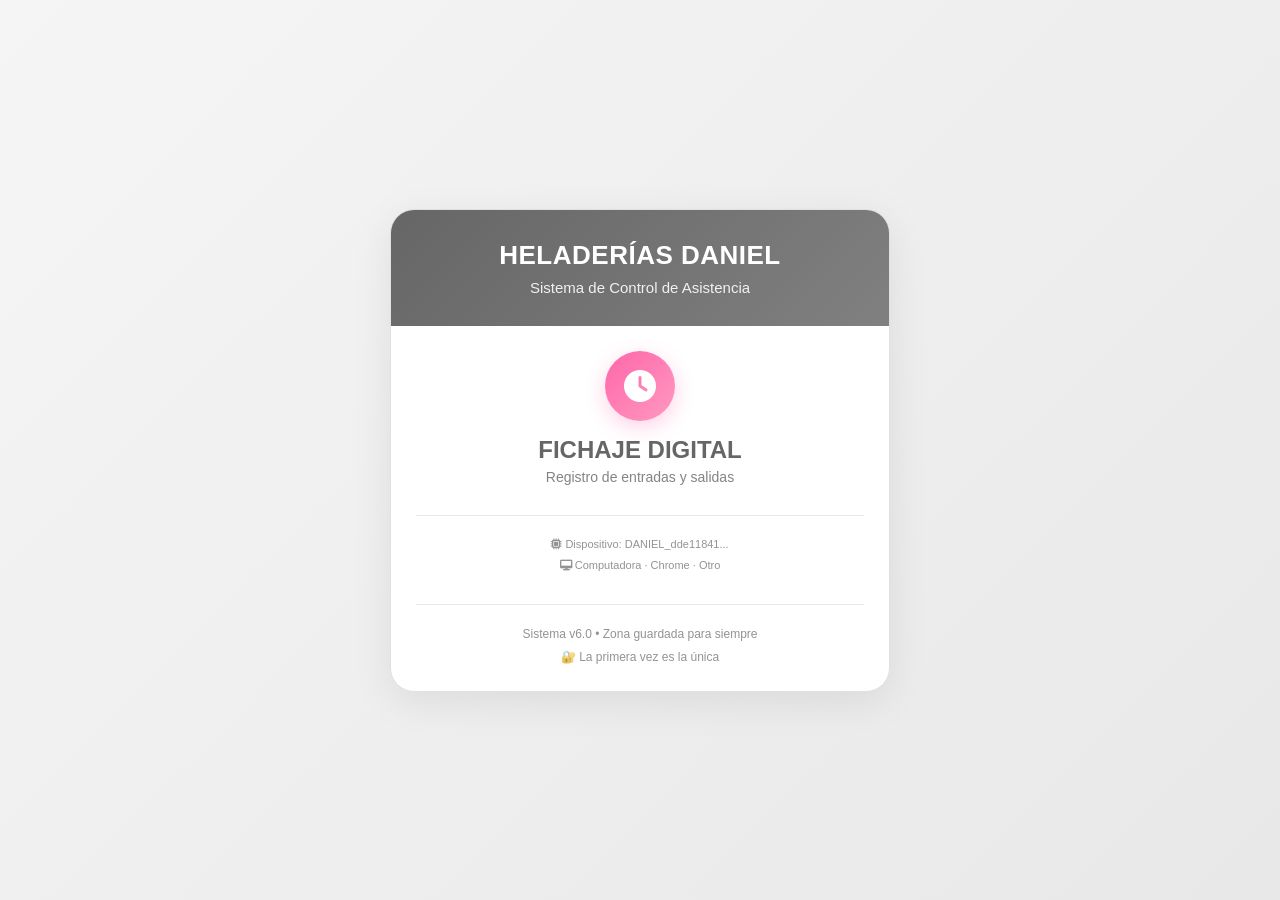
<file: index.html>
<!DOCTYPE html>
<html>
<head>
    <title>Sistema de Fichaje - Heladerías Daniel</title>
    <meta name="viewport" content="width=device-width, initial-scale=1, maximum-scale=1, user-scalable=yes">
    <link rel="stylesheet" href="https://cdnjs.cloudflare.com/ajax/libs/font-awesome/6.4.0/css/all.min.css">
    <link rel="stylesheet" href="css/estilo.css">
</head>
<body>
    <div class="container">
        <div class="header">
            <h1>HELADERÍAS DANIEL</h1>
            <p class="subtitle">Sistema de Control de Asistencia</p>
        </div>
        
        <div class="content">
            <div class="logo">
                <div class="logo-icon">
                    <i class="fas fa-clock"></i>
                </div>
                <h2>FICHAJE DIGITAL</h2>
                <p id="logo-subtitle">Registro de entradas y salidas</p>
            </div>
            
            <!-- Pantalla 1: Selección de zona -->
            <div id="screen-zonas" class="screen">
                <h3 class="screen-title">Seleccioná tu zona</h3>
                <div class="zonas-grid" id="zonas-container">
                    <div style="text-align: center; padding: 20px;">
                        <i class="fas fa-spinner fa-spin" style="font-size: 30px; color: var(--secondary);"></i>
                        <p style="margin-top: 15px;">Cargando zonas...</p>
                    </div>
                </div>
                <p style="text-align: center; color: #999; font-size: 13px; margin-top: 20px;">
                    Esta selección se guardará para siempre en este dispositivo.
                </p>
            </div>
            
            <!-- Pantalla 2: Ingresar clave -->
            <div id="screen-clave" class="screen">
                <div class="clave-box">
                    <i class="fas fa-lock"></i>
                    <h2>Clave de acceso</h2>
                    <div class="zona-seleccionada" id="zona-seleccionada-nombre">Zona Norte</div>
                    <p>Ingresá la clave para autorizar esta zona</p>
                    <div class="clave-input-container">
                        <i class="fas fa-key"></i>
                        <input type="password" id="clave-input" class="clave-input" placeholder="Clave de la zona">
                    </div>
                    <button class="action-btn" onclick="validarClaveZona()" id="btn-validar-clave">
                        <i class="fas fa-check-circle"></i> VALIDAR Y GUARDAR
                    </button>
                    <button class="action-btn back-btn" onclick="volverAZonas()">
                        <i class="fas fa-arrow-left"></i> CAMBIAR ZONA
                    </button>
                </div>
            </div>
            
            <!-- Pantalla 3: Registro de dispositivo -->
            <div id="screen-device-register" class="screen">
                <div class="clave-box" style="border-left-color: var(--danger);">
                    <i class="fas fa-microchip"></i>
                    <h2 style="color: #721c24;">Registro de dispositivo</h2>
                    <p>Es la primera vez que usás este dispositivo.<br>Ingresá la clave de registro general.</p>
                    <div style="font-family: monospace; background: white; padding: 15px; border-radius: 12px; border: 2px dashed var(--danger); text-align: center; margin: 15px 0; word-break: break-all;" id="deviceIdDisplay"></div>
                    <div class="clave-input-container">
                        <i class="fas fa-key"></i>
                        <input type="password" id="registro-clave" class="clave-input" placeholder="Clave de registro">
                    </div>
                    <button class="action-btn" onclick="registrarDispositivo()" id="btn-registrar" style="background: linear-gradient(to right, var(--danger), #dc3545);">
                        <i class="fas fa-check-circle"></i> REGISTRAR DISPOSITIVO
                    </button>
                    <button class="action-btn back-btn" onclick="recargarPagina()">
                        <i class="fas fa-redo-alt"></i> REINTENTAR
                    </button>
                </div>
            </div>
            
            <!-- Pantalla 4: Menú principal -->
            <div id="screen-home" class="screen">
                <div class="zona-badge">
                    <span id="zona-actual-label">Zona Norte</span>
                    <span style="margin-left: 10px; font-size: 12px; color: #666;">(guardada)</span>
                </div>
                
                <h3 class="screen-title">Seleccioná tu local</h3>
                
                <div class="locales-grid" id="locales-container"></div>
                
                <div class="salida-section">
                    <button class="local-btn salida-btn" onclick="selectSalida()" id="btn-salida">
                        <div class="icon">
                            <i class="fas fa-sign-out-alt"></i>
                        </div>
                        <div class="local-info">
                            <div class="local-name">REGISTRAR SALIDA</div>
                            <div class="local-type">Desde cualquier lugar</div>
                        </div>
                    </button>
                </div>
            </div>
            
            <!-- Pantalla 5: Ingreso de DNI -->
            <div id="screen-dni" class="screen">
                <div class="local-info-card" id="local-info">
                    <h3>Fichaje de <span id="fichaje-type">ENTRADA</span></h3>
                    <div class="local-name" id="current-local">LACROZE</div>
                    <div class="fichaje-type" id="type-badge">ENTRADA</div>
                </div>
                
                <div class="input-group">
                    <label class="dni-label" for="dni-input">Ingresá tu número de DNI</label>
                    <div class="dni-input-container">
                        <i class="fas fa-id-card"></i>
                        <input type="number" id="dni-input" class="dni-input" placeholder="Ej: 35286339" inputmode="numeric">
                    </div>
                </div>
                
                <button class="action-btn" id="submit-btn" onclick="submitFichaje()">
                    <i class="fas fa-check-circle"></i> CONFIRMAR FICHAJE
                </button>
                
                <button class="action-btn back-btn" onclick="goBack()">
                    <i class="fas fa-arrow-left"></i> VOLVER ATRÁS
                </button>
            </div>
            
            <div id="message" class="message"></div>
            
            <div class="device-info" id="device-info">
                <div style="margin-bottom: 5px;">
                    <i class="fas fa-microchip"></i> Dispositivo: <span id="device-id-short">Verificando...</span>
                </div>
                <div id="device-details"></div>
            </div>
            
            <div class="footer">
                <p>Sistema v6.0 • Zona guardada para siempre</p>
                <p>🔐 La primera vez es la única</p>
            </div>
        </div>
    </div>
    
    <!-- 🔥 TODOS LOS JS AL FINAL (orden IMPORTANTE) -->
    <script src="js/config.js"></script>
    <script src="js/device.js"></script>
    <script src="js/api.js"></script>
    <script src="js/ui.js"></script>
    <script src="js/app.js"></script>
</body>
</html>
</file>
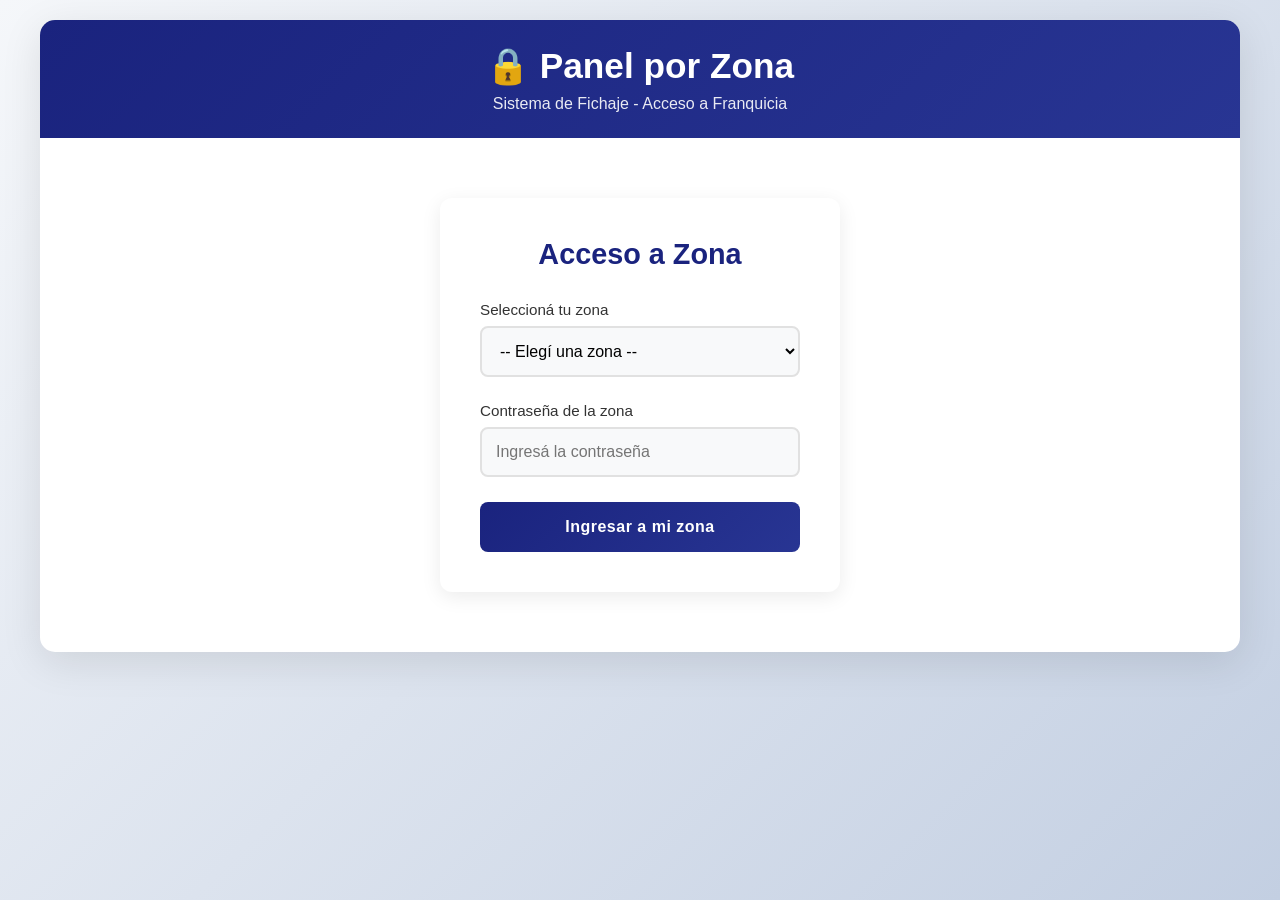
<file: admin/index.html>
<!DOCTYPE html>
<html lang="es">
<head>
    <meta charset="UTF-8">
    <meta name="viewport" content="width=device-width, initial-scale=1.0">
    <title>Panel por Zona - Heladerías Daniel</title>
    
    <!-- Font Awesome -->
    <link rel="stylesheet" href="https://cdnjs.cloudflare.com/ajax/libs/font-awesome/6.4.0/css/all.min.css">
    
    <!-- CSS -->
    <link rel="stylesheet" href="css/admin.css">
</head>
<body>
    <div class="container">
        <!-- HEADER -->
        <div class="header">
            <h1>🔒 Panel por Zona</h1>
            <div class="subtitle" id="header-subtitle">Sistema de Fichaje - Acceso a Franquicia</div>
            <button class="logout-btn" onclick="adminAuth.logout()">Cerrar Sesión</button>
        </div>
        
        <!-- SECCIÓN DE LOGIN -->
        <div class="login-section" id="loginSection">
            <h2>Acceso a Zona</h2>
            
            <!-- SELECTOR DE ZONA -->
            <div class="input-group">
                <label for="zonaSelect">Seleccioná tu zona</label>
                <select id="zonaSelect" onchange="adminZona.actualizarInfoZona()">
                    <option value="">-- Elegí una zona --</option>
                    <option value="zona1">Zona Norte</option>
                    <option value="zona2">Zona Sur</option>
                    <option value="zona3">Zona Oeste</option>
                </select>
            </div>
            
            <!-- INFO DE LA ZONA -->
            <div id="zonaInfo" style="background: #f8f9ff; padding: 15px; border-radius: 8px; margin-bottom: 25px; display: none;">
                <div style="display: flex; align-items: center; gap: 10px;">
                    <i class="fas fa-store" style="color: #1a237e; font-size: 24px;"></i>
                    <div style="text-align: left;">
                        <strong id="zonaInfoNombre">Zona Norte</strong><br>
                        <span id="zonaInfoLocales" style="font-size: 13px; color: #666;">Cargando...</span>
                    </div>
                </div>
            </div>
            
            <!-- CAMPO DE CONTRASEÑA -->
            <div class="input-group">
                <label for="password">Contraseña de la zona</label>
                <input type="password" id="password" placeholder="Ingresá la contraseña" autocomplete="off">
            </div>
            
            <button class="btn" onclick="adminAuth.loginZona()" id="loginBtn">Ingresar a mi zona</button>
            
            <!-- ZONA GUARDADA -->
            <div id="zonaGuardadaInfo" style="margin-top: 20px; padding: 15px; background: #e8eaf6; border-radius: 8px; display: none;">
                <div style="display: flex; align-items: center; gap: 10px;">
                    <i class="fas fa-check-circle" style="color: #1a237e;"></i>
                    <span>Ya tenés una sesión activa. Hacé <a href="#" onclick="adminAuth.usarZonaGuardada()" style="color: #1a237e; font-weight: bold;">clic acá</a> para continuar.</span>
                </div>
            </div>
            
            <div class="alert error" id="loginError" style="display: none;"></div>
        </div>
        
        <!-- SECCIÓN DE ADMIN -->
        <div class="admin-section" id="adminSection">
            <!-- BADGE DE ZONA ACTIVA -->
            <div class="zona-badge" id="zonaBadge">
                <div class="zona-info">
                    <div class="zona-icon" id="zonaIcon">
                        <i class="fas fa-store"></i>
                    </div>
                    <div class="zona-text">
                        <h3 id="zonaNombre">Zona Norte</h3>
                        <p id="zonaDetalle">Cargando información...</p>
                    </div>
                </div>
                <div style="color: #666; font-size: 14px;">
                    <i class="fas fa-calendar"></i> <span id="fechaHoy"></span>
                </div>
            </div>
            
            <!-- MENSAJES -->
            <div class="alert success" id="successAlert" style="display: none;"></div>
            <div class="alert error" id="errorAlert" style="display: none;"></div>
            <div class="alert warning" id="warningAlert" style="display: none;"></div>
            
            <!-- LOADING -->
            <div class="loading" id="loading">
                <div class="spinner"></div>
                <p>Cargando datos de la zona...</p>
            </div>
            
            <!-- LISTA DE EMPLEADOS -->
            <h2 style="margin-bottom: 20px; color: #1a237e;">Empleados de <span id="zonaEmpleadosTitulo"></span></h2>
            <div class="empleados-container" id="empleadosContainer"></div>
            
            <!-- FORMULARIO DE ACCIÓN -->
            <div class="accion-form" id="accionForm" style="display: none;">
                <h3>📝 Registro Manual</h3>
                <div id="empleadoSeleccionado" style="margin-bottom: 20px; padding: 15px; background: white; border-radius: 8px; border: 1px solid #e1e1e1;"></div>
                
                <!-- BOTONES DE ACCIÓN -->
                <div class="accion-buttons">
                    <button class="accion-btn entrada" onclick="adminFichaje.seleccionarAccion('entrada')">
                        📥 Agregar Entrada
                    </button>
                    <button class="accion-btn salida" onclick="adminFichaje.seleccionarAccion('salida')">
                        📤 Agregar Salida
                    </button>
                </div>
                
                <!-- FORMULARIO DINÁMICO -->
                <div id="formularioDinamico"></div>
                
                <div style="text-align: center; margin-top: 20px;">
                    <button class="btn" onclick="adminFichaje.registrarAccionManual()" id="registrarBtn">
                        Registrar
                    </button>
                    <button class="btn secondary" onclick="adminFichaje.cancelarAccion()" style="margin-top: 10px;">
                        Cancelar
                    </button>
                </div>
                
                <div class="auditoria-info" id="auditoriaInfo" style="margin-top: 25px; display: none;">
                    <strong>📋 Información de Auditoría:</strong>
                    <div>Fecha y hora: <span id="fechaRegistro"></span></div>
                    <div>Realizado por: <span id="adminZona"></span></div>
                    <div>Zona: <span id="auditoriaZona"></span></div>
                    <div>Acción: <span id="tipoAccion"></span></div>
                </div>
            </div>
        </div>
    </div>

    <!-- JS - ORDEN IMPORTANTE -->
    <script src="js/admin.config.js"></script>
    <script src="js/admin.ui.js"></script>
    <script src="js/admin.zona.js"></script>
    <script src="js/admin.auth.js"></script>
    <script src="js/admin.empleados.js"></script>
    <script src="js/admin.fichaje.js"></script>
    <script src="js/admin.historial.js"></script>
    
    <!-- INICIALIZACIÓN -->
    <script>
        document.addEventListener('DOMContentLoaded', function() {
            adminAuth.inicializar();
        });
    </script>
</body>
</html>
</file>
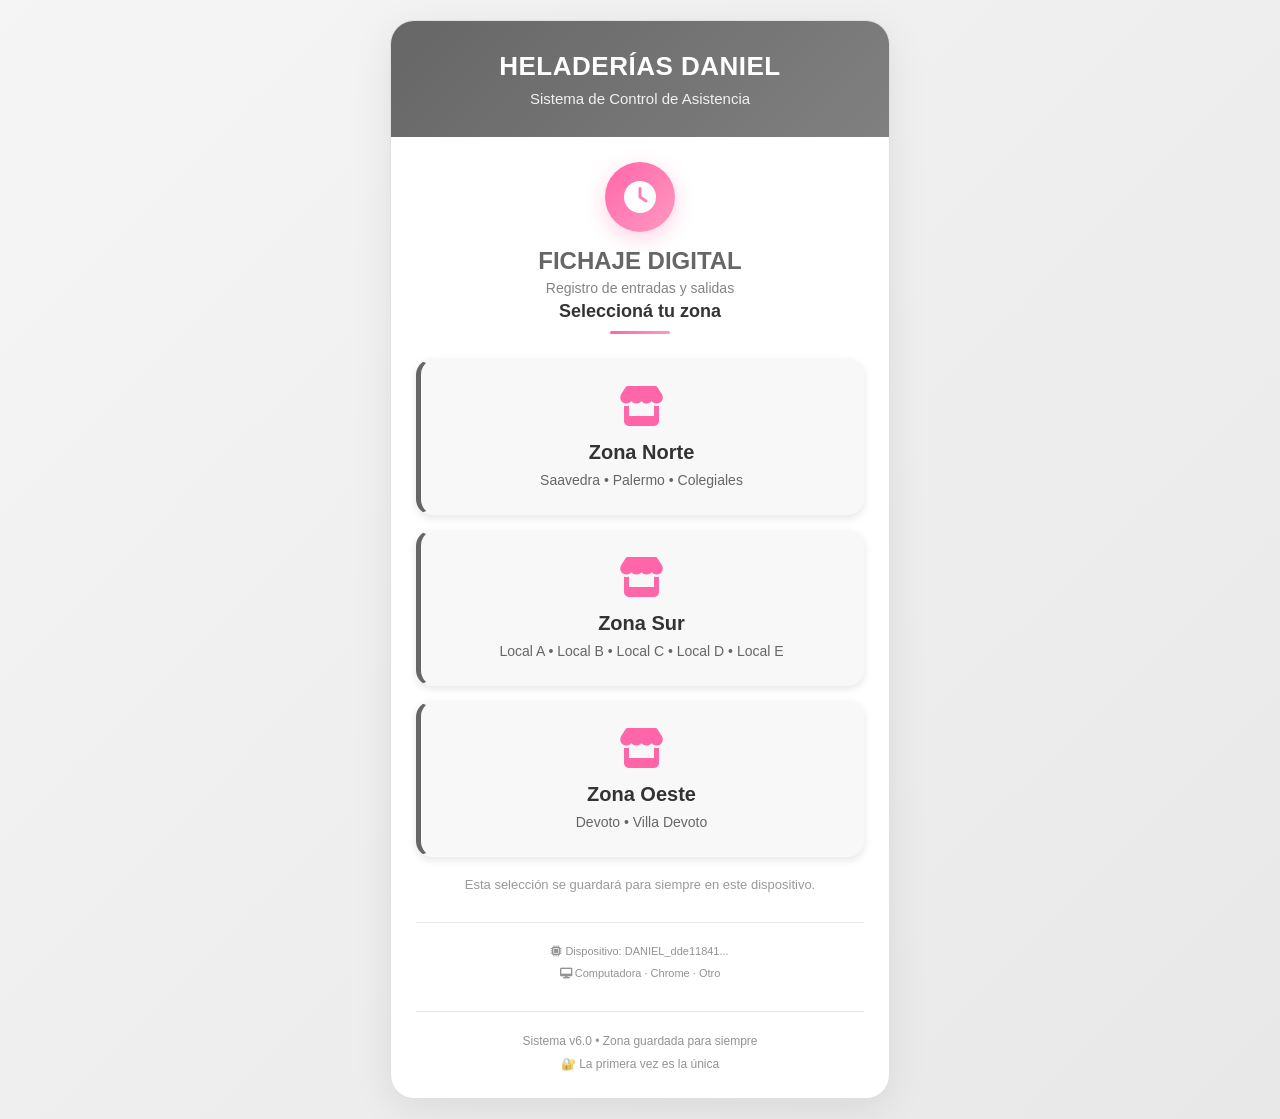
<file: aaaaaa.html>
<!DOCTYPE html>
<html>
<head>
    <title>Sistema de Fichaje - Heladerías Daniel</title>
    <meta name="viewport" content="width=device-width, initial-scale=1, maximum-scale=1, user-scalable=yes">
    <link rel="stylesheet" href="https://cdnjs.cloudflare.com/ajax/libs/font-awesome/6.4.0/css/all.min.css">
    <style>
        /* ============================================
           TU MISMO CSS ORIGINAL - SIN CAMBIOS
           ============================================ */
        :root {
            --primary: #666666;      
            --secondary: #FF66A8;   
            --secondary-light: #FF99C2; 
            --accent: #FF3366;      
            --light: #FFFFFF;        
            --light-gray: #F8F8F8;   
            --medium-gray: #E0E0E0;  
            --dark: #333333;        
            --success: #4CAF50;      
            --warning: #FF9800;      
            --danger: #FF5252;       
            --shadow: rgba(0, 0, 0, 0.1);
        }
        
        * {
            margin: 0;
            padding: 0;
            box-sizing: border-box;
        }
        
        body {
            font-family: 'Segoe UI', Tahoma, Geneva, Verdana, sans-serif;
            background: linear-gradient(135deg, #f5f5f5 0%, #e8e8e8 100%);
            min-height: 100vh;
            padding: 20px;
            display: flex;
            justify-content: center;
            align-items: center;
        }
        
        .container {
            width: 100%;
            max-width: 500px;
            background: var(--light);
            border-radius: 24px;
            box-shadow: 0 10px 40px rgba(0, 0, 0, 0.08);
            overflow: hidden;
            border: 1px solid var(--medium-gray);
        }
        
        .header {
            background: linear-gradient(135deg, var(--primary) 0%, #808080 100%);
            color: white;
            padding: 30px 25px;
            text-align: center;
            position: relative;
        }
        
        .header h1 {
            font-size: 26px;
            margin-bottom: 8px;
            font-weight: 700;
            letter-spacing: 0.5px;
        }
        
        .header .subtitle {
            font-size: 15px;
            opacity: 0.9;
            font-weight: 300;
        }
        
        .content {
            padding: 0 25px 25px;
        }
        
        .logo {
            text-align: center;
            padding: 25px 25px 0;
            margin-bottom: 5px;
        }
        
        .logo-icon {
            background: linear-gradient(135deg, var(--secondary) 0%, var(--secondary-light) 100%);
            width: 70px;
            height: 70px;
            border-radius: 50%;
            display: flex;
            align-items: center;
            justify-content: center;
            margin: 0 auto 15px;
            box-shadow: 0 6px 20px rgba(255, 102, 168, 0.3);
        }
        
        .logo-icon i {
            font-size: 32px;
            color: white;
        }
        
        .logo h2 {
            color: var(--primary);
            font-size: 24px;
            margin-bottom: 5px;
            font-weight: 700;
        }
        
        .logo p {
            color: var(--primary);
            font-size: 14px;
            font-weight: 400;
            opacity: 0.8;
        }
        
        .screen {
            display: none;
        }
        
        .screen.active {
            display: block;
            animation: fadeIn 0.4s ease-out;
        }
        
        @keyframes fadeIn {
            from { opacity: 0; transform: translateY(10px); }
            to { opacity: 1; transform: translateY(0); }
        }
        
        .screen-title {
            text-align: center;
            margin-bottom: 25px;
            color: var(--dark);
            font-size: 18px;
            font-weight: 600;
            position: relative;
            padding-bottom: 12px;
        }
        
        .screen-title::after {
            content: "";
            position: absolute;
            bottom: 0;
            left: 50%;
            transform: translateX(-50%);
            width: 60px;
            height: 3px;
            background: linear-gradient(to right, var(--secondary), var(--secondary-light));
            border-radius: 2px;
        }
        
        /* ============================================
           PANTALLA DE SELECCIÓN DE ZONA (PRIMERA VEZ)
           ============================================ */
        .zonas-grid {
            display: grid;
            grid-template-columns: 1fr;
            gap: 15px;
            margin: 20px 0;
        }
        
        .zona-card {
            background: var(--light-gray);
            border-radius: 16px;
            padding: 25px 20px;
            text-align: center;
            cursor: pointer;
            transition: all 0.3s ease;
            border: 2px solid transparent;
            border-left: 5px solid var(--primary);
            box-shadow: 0 3px 8px var(--shadow);
        }
        
        .zona-card:hover {
            transform: translateY(-3px);
            box-shadow: 0 8px 20px rgba(0,0,0,0.12);
            background: white;
            border-color: var(--secondary-light);
        }
        
        .zona-card i {
            font-size: 40px;
            color: var(--secondary);
            margin-bottom: 15px;
        }
        
        .zona-card h3 {
            font-size: 20px;
            color: var(--dark);
            margin-bottom: 8px;
            font-weight: 700;
        }
        
        .zona-card p {
            color: var(--primary);
            font-size: 14px;
        }
        
        /* ============================================
           PANTALLA DE CLAVE (PRIMERA VEZ)
           ============================================ */
        .clave-box {
            background: linear-gradient(135deg, rgba(255, 152, 0, 0.05) 0%, rgba(255, 193, 7, 0.03) 100%);
            border-radius: 16px;
            padding: 30px 25px;
            margin: 20px 0;
            border-left: 5px solid var(--warning);
            text-align: center;
        }
        
        .clave-box i {
            font-size: 50px;
            color: var(--warning);
            margin-bottom: 15px;
        }
        
        .clave-box h2 {
            color: #856404;
            margin-bottom: 10px;
            font-size: 22px;
        }
        
        .clave-box p {
            color: #666;
            margin-bottom: 25px;
        }
        
        .zona-seleccionada {
            font-size: 24px;
            font-weight: 700;
            color: var(--warning);
            margin-bottom: 20px;
        }
        
        .clave-input-container {
            position: relative;
            margin: 20px 0;
        }
        
        .clave-input {
            width: 100%;
            padding: 18px 18px 18px 55px;
            font-size: 17px;
            border: 2px solid var(--medium-gray);
            border-radius: 14px;
            transition: all 0.3s;
            background: var(--light-gray);
            color: var(--dark);
        }
        
        .clave-input:focus {
            outline: none;
            border-color: var(--warning);
            box-shadow: 0 0 0 3px rgba(255, 152, 0, 0.2);
            background: white;
        }
        
        .clave-input-container i {
            position: absolute;
            left: 20px;
            top: 50%;
            transform: translateY(-50%);
            color: var(--warning);
            font-size: 20px;
        }
        
        /* ============================================
           PANTALLA PRINCIPAL (LOCALES)
           ============================================ */
        .zona-badge {
            background: rgba(102,102,102,0.05);
            padding: 15px;
            border-radius: 12px;
            margin-bottom: 20px;
            text-align: center;
            border-left: 5px solid var(--secondary);
        }
        
        .zona-badge span {
            font-weight: 700;
            color: var(--secondary);
        }
        
        .locales-grid {
            display: grid;
            grid-template-columns: 1fr;
            gap: 12px;
            margin-bottom: 30px;
        }
        
        .local-btn {
            width: 100%;
            padding: 18px;
            border: none;
            border-radius: 14px;
            background: var(--light-gray);
            color: var(--dark);
            font-size: 16px;
            font-weight: 600;
            cursor: pointer;
            transition: all 0.3s ease;
            display: flex;
            align-items: center;
            justify-content: flex-start;
            position: relative;
            overflow: hidden;
            box-shadow: 0 3px 8px var(--shadow);
            border-left: 5px solid var(--primary);
        }
        
        .local-btn:hover:not(:disabled) {
            background: white;
            transform: translateY(-3px);
            box-shadow: 0 6px 15px rgba(0, 0, 0, 0.12);
        }
        
        .local-btn .icon {
            background: rgba(102, 102, 102, 0.1);
            width: 45px;
            height: 45px;
            border-radius: 10px;
            display: flex;
            align-items: center;
            justify-content: center;
            margin-right: 15px;
            font-size: 20px;
            color: var(--primary);
            flex-shrink: 0;
        }
        
        .local-btn .local-info {
            text-align: left;
        }
        
        .local-btn .local-name {
            font-size: 17px;
            font-weight: 700;
            margin-bottom: 3px;
            color: var(--dark);
        }
        
        .local-btn .local-type {
            font-size: 12px;
            color: var(--primary);
            font-weight: 400;
        }
        
        .salida-section {
            margin-top: 30px;
            padding-top: 25px;
            border-top: 1px solid var(--medium-gray);
            position: relative;
        }
        
        .salida-section::before {
            content: "SALIDA";
            position: absolute;
            top: -12px;
            left: 50%;
            transform: translateX(-50%);
            background: var(--light);
            padding: 0 15px;
            color: var(--accent);
            font-size: 13px;
            font-weight: 700;
            letter-spacing: 1px;
        }
        
        .salida-btn {
            border-left: 5px solid var(--accent);
            background: linear-gradient(to right, rgba(255, 51, 102, 0.05), rgba(255, 51, 102, 0.02));
        }
        
        .salida-btn .icon {
            background: rgba(255, 51, 102, 0.15);
            color: var(--accent);
        }
        
        .salida-btn .local-name {
            color: var(--accent);
        }
        
        .salida-btn:hover:not(:disabled) {
            background: linear-gradient(to right, rgba(255, 51, 102, 0.1), rgba(255, 51, 102, 0.05));
        }
        
        /* ============================================
           PANTALLA DE DNI
           ============================================ */
        .local-info-card {
            background: linear-gradient(135deg, rgba(102, 102, 102, 0.05) 0%, rgba(255, 102, 168, 0.03) 100%);
            padding: 20px;
            border-radius: 14px;
            text-align: center;
            margin-bottom: 25px;
            border: 1px solid var(--medium-gray);
            position: relative;
            overflow: hidden;
            border-left: 5px solid var(--primary);
        }
        
        .local-info-card.salida {
            background: linear-gradient(135deg, rgba(255, 51, 102, 0.05) 0%, rgba(255, 102, 168, 0.03) 100%);
            border-left-color: var(--accent);
        }
        
        .local-info-card h3 {
            font-size: 18px;
            margin-bottom: 5px;
            color: var(--dark);
        }
        
        .local-info-card .local-name {
            font-size: 22px;
            font-weight: 700;
            color: var(--primary);
            margin-bottom: 5px;
        }
        
        .local-info-card.salida .local-name {
            color: var(--accent);
        }
        
        .local-info-card .fichaje-type {
            display: inline-block;
            padding: 5px 15px;
            background: var(--primary);
            color: white;
            border-radius: 20px;
            font-size: 13px;
            font-weight: 600;
            margin-top: 5px;
            letter-spacing: 0.5px;
        }
        
        .local-info-card.salida .fichaje-type {
            background: var(--accent);
        }
        
        .input-group {
            margin: 25px 0;
        }
        
        .dni-label {
            display: block;
            margin-bottom: 10px;
            font-weight: 600;
            color: var(--dark);
            font-size: 15px;
            text-align: center;
        }
        
        .dni-input-container {
            position: relative;
        }
        
        .dni-input {
            width: 100%;
            padding: 18px 18px 18px 55px;
            font-size: 17px;
            border: 2px solid var(--medium-gray);
            border-radius: 14px;
            text-align: center;
            transition: all 0.3s;
            font-weight: 500;
            background: var(--light-gray);
            color: var(--dark);
        }
        
        .dni-input:focus {
            outline: none;
            border-color: var(--secondary);
            box-shadow: 0 0 0 3px rgba(255, 102, 168, 0.2);
            background: white;
        }
        
        .dni-input-container i {
            position: absolute;
            left: 20px;
            top: 50%;
            transform: translateY(-50%);
            color: var(--secondary);
            font-size: 20px;
        }
        
        /* ============================================
           BOTONES
           ============================================ */
        .action-btn {
            width: 100%;
            padding: 17px;
            border: none;
            border-radius: 14px;
            background: linear-gradient(to right, var(--primary), #808080);
            color: white;
            font-size: 16px;
            font-weight: 600;
            cursor: pointer;
            transition: all 0.3s ease;
            margin-top: 10px;
            display: flex;
            align-items: center;
            justify-content: center;
            box-shadow: 0 4px 12px rgba(102, 102, 102, 0.25);
        }
        
        .action-btn:hover:not(:disabled) {
            transform: translateY(-3px);
            box-shadow: 0 8px 20px rgba(102, 102, 102, 0.35);
            background: linear-gradient(to right, #555555, #707070);
        }
        
        .action-btn:disabled {
            background: #cccccc;
            cursor: not-allowed;
            transform: none;
            box-shadow: none;
        }
        
        .action-btn i {
            margin-right: 10px;
            font-size: 17px;
        }
        
        .back-btn {
            background: linear-gradient(to right, #999999, #aaaaaa);
            box-shadow: 0 4px 12px rgba(153, 153, 153, 0.25);
            margin-top: 15px;
        }
        
        .reset-btn {
            background: linear-gradient(to right, #dc3545, #c82333);
            margin-top: 20px;
        }
        
        /* ============================================
           MENSAJES
           ============================================ */
        .message {
            padding: 18px;
            margin: 20px 0;
            border-radius: 14px;
            text-align: center;
            font-size: 15px;
            display: none;
            line-height: 1.5;
            border-left: 5px solid transparent;
        }
        
        .message.success {
            background: rgba(76, 175, 80, 0.1);
            color: #1b5e20;
            border-left-color: var(--success);
            display: block;
        }
        
        .message.error {
            background: rgba(255, 82, 82, 0.1);
            color: #b71c1c;
            border-left-color: var(--danger);
            display: block;
        }
        
        .message.warning {
            background: rgba(255, 152, 0, 0.1);
            color: #856404;
            border-left-color: var(--warning);
            display: block;
        }
        
        .message.loading {
            background: rgba(255, 152, 0, 0.1);
            color: #e65100;
            border-left-color: var(--warning);
            display: block;
        }
        
        /* ============================================
           FOOTER
           ============================================ */
        .device-info {
            text-align: center;
            margin-top: 30px;
            padding-top: 20px;
            border-top: 1px solid var(--medium-gray);
            color: var(--primary);
            font-size: 11px;
            line-height: 1.5;
            opacity: 0.7;
            word-break: break-all;
        }
        
        .footer {
            text-align: center;
            margin-top: 30px;
            padding-top: 20px;
            border-top: 1px solid var(--medium-gray);
            color: var(--primary);
            font-size: 12px;
            line-height: 1.5;
            opacity: 0.7;
        }
        
        .footer p:first-child {
            margin-bottom: 5px;
        }
        
        /* ============================================
           RESPONSIVE
           ============================================ */
        @media (max-width: 600px) {
            .container {
                border-radius: 20px;
            }
            
            .header {
                padding: 25px 20px;
            }
            
            .header h1 {
                font-size: 22px;
            }
            
            .logo {
                padding: 20px 20px 0;
            }
            
            .content {
                padding: 0 20px 20px;
            }
            
            .local-btn {
                padding: 16px;
            }
            
            .dni-input,
            .clave-input {
                padding: 16px 16px 16px 50px;
                font-size: 16px;
            }
            
            .action-btn {
                padding: 16px;
            }
        }
        
        @media (max-width: 400px) {
            body {
                padding: 15px;
            }
            
            .header h1 {
                font-size: 20px;
            }
            
            .logo h2 {
                font-size: 22px;
            }
            
            .local-btn .local-name {
                font-size: 16px;
            }
        }
    </style>
</head>
<body>
    <div class="container">
        <div class="header">
            <h1>HELADERÍAS DANIEL</h1>
            <p class="subtitle">Sistema de Control de Asistencia</p>
        </div>
        
        <div class="content">
            <div class="logo">
                <div class="logo-icon">
                    <i class="fas fa-clock"></i>
                </div>
                <h2>FICHAJE DIGITAL</h2>
                <p id="logo-subtitle">Registro de entradas y salidas</p>
            </div>
            
            <!-- ======================================== -->
            <!-- PANTALLA 1: SELECCIÓN DE ZONA (PRIMERA VEZ) -->
            <!-- ======================================== -->
            <div id="screen-zonas" class="screen">
                <h3 class="screen-title">Seleccioná tu zona</h3>
                <div class="zonas-grid" id="zonas-container">
                    <!-- Se carga dinámicamente -->
                    <div style="text-align: center; padding: 20px;">
                        <i class="fas fa-spinner fa-spin" style="font-size: 30px; color: var(--secondary);"></i>
                        <p style="margin-top: 15px;">Cargando zonas...</p>
                    </div>
                </div>
                <p style="text-align: center; color: #999; font-size: 13px; margin-top: 20px;">
                    Esta selección se guardará para siempre en este dispositivo.
                </p>
            </div>
            
            <!-- ======================================== -->
            <!-- PANTALLA 2: INGRESAR CLAVE (PRIMERA VEZ) -->
            <!-- ======================================== -->
            <div id="screen-clave" class="screen">
                <div class="clave-box">
                    <i class="fas fa-lock"></i>
                    <h2>Clave de acceso</h2>
                    <div class="zona-seleccionada" id="zona-seleccionada-nombre">Zona Norte</div>
                    <p>Ingresá la clave para autorizar esta zona</p>
                    <div class="clave-input-container">
                        <i class="fas fa-key"></i>
                        <input type="password" 
                               id="clave-input" 
                               class="clave-input" 
                               placeholder="Clave de la zona">
                    </div>
                    <button class="action-btn" onclick="validarClaveZona()" id="btn-validar-clave">
                        <i class="fas fa-check-circle"></i> VALIDAR Y GUARDAR
                    </button>
                    <button class="action-btn back-btn" onclick="volverAZonas()">
                        <i class="fas fa-arrow-left"></i> CAMBIAR ZONA
                    </button>
                </div>
            </div>
            
            <!-- ======================================== -->
            <!-- PANTALLA 3: REGISTRO DE DISPOSITIVO -->
            <!-- ======================================== -->
            <div id="screen-device-register" class="screen">
                <div class="clave-box" style="border-left-color: var(--danger);">
                    <i class="fas fa-microchip"></i>
                    <h2 style="color: #721c24;">Registro de dispositivo</h2>
                    <p style="color: #666;">
                        Es la primera vez que usás este dispositivo.<br>
                        Ingresá la clave de registro general.
                    </p>
                    <div style="font-family: monospace; background: white; padding: 15px; border-radius: 12px; border: 2px dashed var(--danger); text-align: center; margin: 15px 0; word-break: break-all;" id="deviceIdDisplay">
                        Generando identificador...
                    </div>
                    <div class="clave-input-container">
                        <i class="fas fa-key"></i>
                        <input type="password" 
                               id="registro-clave" 
                               class="clave-input" 
                               placeholder="Clave de registro">
                    </div>
                    <button class="action-btn" onclick="registrarDispositivo()" id="btn-registrar" style="background: linear-gradient(to right, var(--danger), #dc3545);">
                        <i class="fas fa-check-circle"></i> REGISTRAR DISPOSITIVO
                    </button>
                    <button class="action-btn back-btn" onclick="recargarPagina()">
                        <i class="fas fa-redo-alt"></i> REINTENTAR
                    </button>
                </div>
            </div>
            
            <!-- ======================================== -->
            <!-- PANTALLA 4: MENÚ PRINCIPAL (LOCALES) -->
            <!-- ======================================== -->
            <div id="screen-home" class="screen">
                <div class="zona-badge">
                    <span id="zona-actual-label">Zona Norte</span>
                    <span style="margin-left: 10px; font-size: 12px; color: #666;">(guardada)</span>
                </div>
                
                <h3 class="screen-title">Seleccioná tu local</h3>
                
                <div class="locales-grid" id="locales-container">
                    <!-- Se cargan dinámicamente según la zona -->
                </div>
                
                <div class="salida-section">
                    <button class="local-btn salida-btn" onclick="selectSalida()" id="btn-salida">
                        <div class="icon">
                            <i class="fas fa-sign-out-alt"></i>
                        </div>
                        <div class="local-info">
                            <div class="local-name">REGISTRAR SALIDA</div>
                            <div class="local-type">Desde cualquier lugar</div>
                        </div>
                    </button>
                </div>
                
                <button class="action-btn reset-btn" onclick="resetZona()" id="btn-reset" style="display: none;">
                    <i class="fas fa-trash-alt"></i> CAMBIAR ZONA (SOLO ADMIN)
                </button>
            </div>
            
            <!-- ======================================== -->
            <!-- PANTALLA 5: INGRESO DE DNI -->
            <!-- ======================================== -->
            <div id="screen-dni" class="screen">
                <div class="local-info-card" id="local-info">
                    <h3>Fichaje de <span id="fichaje-type">ENTRADA</span></h3>
                    <div class="local-name" id="current-local">LACROZE</div>
                    <div class="fichaje-type" id="type-badge">ENTRADA</div>
                </div>
                
                <div class="input-group">
                    <label class="dni-label" for="dni-input">Ingresá tu número de DNI</label>
                    <div class="dni-input-container">
                        <i class="fas fa-id-card"></i>
                        <input type="number" 
                               id="dni-input" 
                               class="dni-input" 
                               placeholder="Ej: 35286339"
                               inputmode="numeric"
                               onkeypress="return event.charCode >= 48 && event.charCode <= 57">
                    </div>
                </div>
                
                <button class="action-btn" id="submit-btn" onclick="submitFichaje()">
                    <i class="fas fa-check-circle"></i> CONFIRMAR FICHAJE
                </button>
                
                <button class="action-btn back-btn" onclick="goBack()">
                    <i class="fas fa-arrow-left"></i> VOLVER ATRÁS
                </button>
            </div>
            
            <div id="message" class="message"></div>
            
            <div class="device-info" id="device-info">
                <div style="margin-bottom: 5px;">
                    <i class="fas fa-microchip"></i> Dispositivo: <span id="device-id-short">Verificando...</span>
                </div>
                <div id="device-details"></div>
            </div>
            
            <div class="footer">
                <p>Sistema v6.0 • Zona guardada para siempre</p>
                <p>🔐 La primera vez es la única</p>
            </div>
        </div>
    </div>

    <script>
        // ============================================
        // CONFIGURACIÓN
        // ============================================
        
        const SCRIPT_URL = "https://script.google.com/macros/s/AKfycbyO0ZJeyK1eUBI-9D8xTQyxge2sy_dV8iIXWEW5wDoKm5LWeASt0bfXKCgkj8joZ4PD/exec";
        
        // ============================================
        // ESTADO DE LA APLICACIÓN
        // ============================================
        
        let deviceId = null;
        let dispositivoAutorizado = false;
        let zonaActual = null; // { id, nombre, locales }
        let currentLocal = '';
        let currentType = 'entrada';
        
        // ============================================
        // INICIALIZACIÓN - LO PRIMERO QUE SE EJECUTA
        // ============================================
        
        async function inicializar() {
            // Generar device ID
            deviceId = generarDeviceId();
            actualizarInfoDispositivo();
            
            // Verificar si el dispositivo está registrado
            const dispositivoRegistrado = localStorage.getItem('heladerias_device_registered');
            dispositivoAutorizado = dispositivoRegistrado === 'true';
            
            // VERIFICAR SI YA TIENE ZONA GUARDADA
            const zonaGuardada = localStorage.getItem('zona_guardada');
            
            if (zonaGuardada) {
                // ✅ YA TIENE ZONA - VA DIRECTO AL FICHAJE
                zonaActual = JSON.parse(zonaGuardada);
                
                if (dispositivoAutorizado) {
                    // Todo listo, va directo a la pantalla de locales
                    cargarPantallaPrincipal();
                } else {
                    // Tiene zona pero no dispositivo registrado
                    mostrarPantallaRegistroDispositivo();
                }
            } else {
                // ❌ NO TIENE ZONA - PRIMERA VEZ
                cargarZonas();
                showScreen('screen-zonas');
            }
            
            // Event listeners
            configurarEventListeners();
        }
        
        // ============================================
        // GENERAR ID ÚNICO DEL DISPOSITIVO
        // ============================================
        
        function generarDeviceId() {
    try {
        // Intentar obtener el guardado
        let stored = localStorage.getItem('heladerias_device_id');
        if (stored && stored !== 'pending' && stored !== 'unknown') {
            return stored;
        }
        
        // Generar UUID v4 aleatorio
        const uuid = 'xxxxxxxx-xxxx-4xxx-yxxx-xxxxxxxxxxxx'.replace(/[xy]/g, function(c) {
            const r = Math.random() * 16 | 0;
            const v = c === 'x' ? r : (r & 0x3 | 0x8);
            return v.toString(16);
        });
        
        const deviceId = `DANIEL_${uuid}`;
        
        // Guardar para siempre
        localStorage.setItem('heladerias_device_id', deviceId);
        return deviceId;
        
    } catch (error) {
        // Fallback
        return `DANIEL_${Date.now()}_${Math.random().toString(36).substr(2, 9)}`;
    }
}
        
        // ============================================
        // DETECTAR INFORMACIÓN DEL DISPOSITIVO
        // ============================================
        
        function detectDeviceInfo() {
            const userAgent = navigator.userAgent;
            let deviceInfo = { tipo: '', marca: '', navegador: '', sistemaOperativo: '' };
            
            if (/mobile/i.test(userAgent)) {
                deviceInfo.tipo = 'Celular';
                if (/samsung/i.test(userAgent)) deviceInfo.marca = 'Samsung';
                else if (/iphone|ipod/i.test(userAgent)) deviceInfo.marca = 'iPhone';
                else if (/huawei/i.test(userAgent)) deviceInfo.marca = 'Huawei';
                else if (/xiaomi|redmi|poco/i.test(userAgent)) deviceInfo.marca = 'Xiaomi';
                else if (/motorola/i.test(userAgent)) deviceInfo.marca = 'Motorola';
                else deviceInfo.marca = 'Otro celular';
            } else if (/tablet|ipad/i.test(userAgent)) {
                deviceInfo.tipo = 'Tablet';
                deviceInfo.marca = /ipad/i.test(userAgent) ? 'iPad' : 'Tablet Android';
            } else {
                deviceInfo.tipo = 'Computadora';
                deviceInfo.marca = window.screen.width < 1440 ? 'Laptop' : 'PC Escritorio';
            }
            
            if (/chrome/i.test(userAgent) && !/edg/i.test(userAgent)) deviceInfo.navegador = 'Chrome';
            else if (/firefox/i.test(userAgent)) deviceInfo.navegador = 'Firefox';
            else if (/safari/i.test(userAgent) && !/chrome/i.test(userAgent)) deviceInfo.navegador = 'Safari';
            else if (/edg/i.test(userAgent)) deviceInfo.navegador = 'Edge';
            else deviceInfo.navegador = 'Otro';
            
            if (/windows/i.test(userAgent)) deviceInfo.sistemaOperativo = 'Windows';
            else if (/macintosh|mac os x/i.test(userAgent)) deviceInfo.sistemaOperativo = 'macOS';
            else if (/android/i.test(userAgent)) deviceInfo.sistemaOperativo = 'Android';
            else if (/ios|iphone os/i.test(userAgent)) deviceInfo.sistemaOperativo = 'iOS';
            else deviceInfo.sistemaOperativo = 'Otro';
            
            return deviceInfo;
        }
        
        // ============================================
        // OBTENER IP PÚBLICA
        // ============================================
        
        async function obtenerIP() {
            try {
                const response = await fetch('https://api.ipify.org?format=json');
                const data = await response.json();
                return data.ip;
            } catch (error) {
                return 'No detectada';
            }
        }
        
        // ============================================
        // CARGAR ZONAS DESDE EL BACKEND
        // ============================================
        
        async function cargarZonas() {
            try {
                const formData = new FormData();
                formData.append('action', 'getFranquicias');
                
                const response = await fetch(SCRIPT_URL, {
                    method: 'POST',
                    body: formData
                });
                
                const data = await response.json();
                
                if (data.success && data.franquicias) {
                    mostrarZonas(data.franquicias);
                } else {
                    mostrarZonasFallback();
                }
            } catch (error) {
                console.error('Error cargando zonas:', error);
                mostrarZonasFallback();
            }
        }
        
        function mostrarZonas(franquicias) {
            const container = document.getElementById('zonas-container');
            
            let html = '';
            franquicias.forEach(zona => {
                html += `
                    <div class="zona-card" onclick="seleccionarZona('${zona.id}', '${zona.nombre}')">
                        <i class="fas fa-store"></i>
                        <h3>${zona.nombre}</h3>
                        <p>Hacé clic para seleccionar</p>
                    </div>
                `;
            });
            
            container.innerHTML = html;
        }
        
        function mostrarZonasFallback() {
            const container = document.getElementById('zonas-container');
            container.innerHTML = `
                <div class="zona-card" onclick="seleccionarZona('zona1', 'Zona Norte')">
                    <i class="fas fa-store"></i>
                    <h3>Zona Norte</h3>
                    <p>Saavedra • Palermo • Colegiales</p>
                </div>
                <div class="zona-card" onclick="seleccionarZona('zona2', 'Zona Sur')">
                    <i class="fas fa-store"></i>
                    <h3>Zona Sur</h3>
                    <p>Local A • Local B • Local C • Local D • Local E</p>
                </div>
                <div class="zona-card" onclick="seleccionarZona('zona3', 'Zona Oeste')">
                    <i class="fas fa-store"></i>
                    <h3>Zona Oeste</h3>
                    <p>Devoto • Villa Devoto</p>
                </div>
            `;
        }
        
        // ============================================
        // SELECCIONAR ZONA (PRIMERA VEZ)
        // ============================================
        
        function seleccionarZona(zonaId, zonaNombre) {
            // Guardar temporalmente la selección
            sessionStorage.setItem('zona_temp_id', zonaId);
            sessionStorage.setItem('zona_temp_nombre', zonaNombre);
            
            // Mostrar pantalla de clave
            document.getElementById('zona-seleccionada-nombre').textContent = zonaNombre;
            document.getElementById('clave-input').value = '';
            showScreen('screen-clave');
        }
        
        // ============================================
        // VALIDAR CLAVE DE ZONA (PRIMERA VEZ)
        // ============================================
        
        async function validarClaveZona() {
            const clave = document.getElementById('clave-input').value;
            const zonaId = sessionStorage.getItem('zona_temp_id');
            const zonaNombre = sessionStorage.getItem('zona_temp_nombre');
            
            if (!clave) {
                showMessage('❌ Ingresá la clave de la zona', 'warning');
                return;
            }
            
            if (!zonaId) {
                showMessage('❌ Error: seleccioná una zona primero', 'error');
                volverAZonas();
                return;
            }
            
            try {
                mostrarLoading('btn-validar-clave', 'Verificando...');
                
                const formData = new FormData();
                formData.append('action', 'loginFranquicia');
                formData.append('zona', zonaId);
                formData.append('clave_acceso', clave);
                
                const response = await fetch(SCRIPT_URL, {
                    method: 'POST',
                    body: formData
                });
                
                const data = await response.json();
                
                if (data.success) {
                    // ✅ CLAVE CORRECTA - GUARDAR ZONA PARA SIEMPRE
                    zonaActual = {
                        id: zonaId,
                        nombre: zonaNombre,
                        locales: data.franquicia.locales
                    };
                    
                    // Guardar en localStorage PERMANENTE
                    localStorage.setItem('zona_guardada', JSON.stringify(zonaActual));
                    
                    // Limpiar temporales
                    sessionStorage.removeItem('zona_temp_id');
                    sessionStorage.removeItem('zona_temp_nombre');
                    
                    showMessage('✅ Zona guardada correctamente', 'success');
                    
                    // Verificar dispositivo
                    await verificarDispositivo();
                    
                } else {
                    showMessage(data.error || '❌ Clave incorrecta', 'error');
                }
                
            } catch (error) {
                console.error('Error:', error);
                showMessage('❌ Error de conexión', 'error');
            } finally {
                ocultarLoading('btn-validar-clave', 'VALIDAR Y GUARDAR');
            }
        }
        
        // ============================================
        // VERIFICAR DISPOSITIVO
        // ============================================
        
        async function verificarDispositivo() {
            const registrado = localStorage.getItem('heladerias_device_registered');
            
            if (registrado === 'true') {
                dispositivoAutorizado = true;
                cargarPantallaPrincipal();
            } else {
                mostrarPantallaRegistroDispositivo();
            }
        }
        
        function mostrarPantallaRegistroDispositivo() {
            showScreen('screen-device-register');
            
            const deviceIdDisplay = document.getElementById('deviceIdDisplay');
            if (deviceIdDisplay) {
                deviceIdDisplay.textContent = deviceId;
            }
        }
        
        // ============================================
        // REGISTRAR DISPOSITIVO
        // ============================================
        
        async function registrarDispositivo() {
            const clave = document.getElementById('registro-clave').value;
            
            if (!clave) {
                showMessage('❌ Ingresá la clave de registro', 'warning');
                return;
            }
            
            try {
                mostrarLoading('btn-registrar', 'Registrando...');
                
                const ip = await obtenerIP();
                const deviceInfo = detectDeviceInfo();
                
                const formData = new FormData();
                formData.append('action', 'registrarDispositivo');
                formData.append('device_id', deviceId);
                formData.append('clave_registro', clave);
                formData.append('ip_publica', ip);
                formData.append('dispositivo_tipo', deviceInfo.tipo);
                formData.append('dispositivo_marca', deviceInfo.marca);
                formData.append('navegador', deviceInfo.navegador);
                formData.append('sistema_operativo', deviceInfo.sistemaOperativo);
                
                const response = await fetch(SCRIPT_URL, {
                    method: 'POST',
                    body: formData
                });
                
                const data = await response.json();
                
                if (data.success) {
                    dispositivoAutorizado = true;
                    localStorage.setItem('heladerias_device_registered', 'true');
                    showMessage('✅ Dispositivo registrado', 'success');
                    
                    setTimeout(() => {
                        cargarPantallaPrincipal();
                    }, 1500);
                } else {
                    showMessage(data.error || '❌ Error al registrar', 'error');
                }
                
            } catch (error) {
                console.error('Error:', error);
                showMessage('❌ Error de conexión', 'error');
            } finally {
                ocultarLoading('btn-registrar', 'REGISTRAR DISPOSITIVO');
            }
        }
        
        // ============================================
        // CARGAR PANTALLA PRINCIPAL (LOCALES)
        // ============================================
        
        function cargarPantallaPrincipal() {
            // Recuperar zona guardada
            const zonaGuardada = localStorage.getItem('zona_guardada');
            if (zonaGuardada) {
                zonaActual = JSON.parse(zonaGuardada);
            }
            
            if (!zonaActual || !zonaActual.locales) {
                showMessage('❌ Error: no hay zona guardada', 'error');
                resetZona();
                return;
            }
            
            // Actualizar badge
            document.getElementById('zona-actual-label').textContent = zonaActual.nombre;
            document.getElementById('logo-subtitle').textContent = `${zonaActual.nombre} · ${Object.keys(zonaActual.locales).length} locales`;
            
            // Cargar locales
            const localesContainer = document.getElementById('locales-container');
            let localesHtml = '';
            
            for (const [id, nombre] of Object.entries(zonaActual.locales)) {
                localesHtml += `
                    <button class="local-btn" onclick="selectLocal('${id}')">
                        <div class="icon">
                            <i class="fas fa-store"></i>
                        </div>
                        <div class="local-info">
                            <div class="local-name">${nombre}</div>
                            <div class="local-type">Registrar entrada</div>
                        </div>
                    </button>
                `;
            }
            
            localesContainer.innerHTML = localesHtml;
            
            // Mostrar pantalla principal
            showScreen('screen-home');
            hideMessage();
        }
        
        // ============================================
        // RESET DE ZONA (SOLO PARA ADMIN, OCULTO)
        // ============================================
        
        function resetZona() {
            if (confirm('¿Estás seguro? Se borrará la zona guardada y tendrás que configurarla de nuevo.')) {
                localStorage.removeItem('zona_guardada');
                localStorage.removeItem('heladerias_device_registered');
                localStorage.removeItem('heladerias_device_id');
                sessionStorage.clear();
                location.reload();
            }
        }
        
        // ============================================
        // FUNCIONES DE FICHAJE
        // ============================================
        
        function selectLocal(local) {
            if (!dispositivoAutorizado) {
                showMessage('🔐 Dispositivo no autorizado', 'warning');
                verificarDispositivo();
                return;
            }
            
            currentLocal = local;
            currentType = 'entrada';
            
            const localNombre = zonaActual.locales[local] || local.toUpperCase();
            
            const localInfoCard = document.getElementById('local-info');
            localInfoCard.className = 'local-info-card';
            localInfoCard.innerHTML = `
                <h3>Fichaje de <span id="fichaje-type">ENTRADA</span></h3>
                <div class="local-name" id="current-local">${localNombre}</div>
                <div class="fichaje-type" id="type-badge">ENTRADA</div>
            `;
            
            showScreen('screen-dni');
            document.getElementById('dni-input').value = '';
            document.getElementById('dni-input').focus();
            hideMessage();
        }
        
        function selectSalida() {
            if (!dispositivoAutorizado) {
                showMessage('🔐 Dispositivo no autorizado', 'warning');
                verificarDispositivo();
                return;
            }
            
            currentLocal = 'general';
            currentType = 'salida';
            
            const localInfoCard = document.getElementById('local-info');
            localInfoCard.className = 'local-info-card salida';
            localInfoCard.innerHTML = `
                <h3>Fichaje de <span id="fichaje-type">SALIDA</span></h3>
                <div class="local-name" id="current-local">DESDE CUALQUIER LUGAR</div>
                <div class="fichaje-type" id="type-badge">SALIDA</div>
            `;
            
            showScreen('screen-dni');
            document.getElementById('dni-input').value = '';
            document.getElementById('dni-input').focus();
            hideMessage();
        }
        
        async function submitFichaje() {
            if (!dispositivoAutorizado) {
                showMessage('🔐 Dispositivo no autorizado', 'warning');
                verificarDispositivo();
                return;
            }
            
            if (!zonaActual) {
                showMessage('❌ Error: no hay zona guardada', 'error');
                resetZona();
                return;
            }
            
            const dni = document.getElementById('dni-input').value.trim();
            
            if (!dni || !/^\d{7,8}$/.test(dni)) {
                showMessage('❌ DNI inválido (7 u 8 dígitos)', 'error');
                return;
            }
            
            const submitBtn = document.getElementById('submit-btn');
            submitBtn.disabled = true;
            submitBtn.innerHTML = '<i class="fas fa-spinner fa-spin"></i> ENVIANDO...';
            
            showMessage('⏳ Procesando...', 'loading');
            
            const deviceInfo = detectDeviceInfo();
            const ip = await obtenerIP();
            
            const formData = new FormData();
            formData.append('dni', dni);
            formData.append('tipo', currentType);
            formData.append('local', currentLocal);
            formData.append('zona', zonaActual.id);
            formData.append('device_id', deviceId);
            formData.append('ip_publica', ip);
            formData.append('dispositivo_tipo', deviceInfo.tipo);
            formData.append('dispositivo_marca', deviceInfo.marca);
            formData.append('navegador', deviceInfo.navegador);
            formData.append('sistema_operativo', deviceInfo.sistemaOperativo);
            
            try {
                const response = await fetch(SCRIPT_URL, {
                    method: 'POST',
                    body: formData
                });
                
                const data = await response.json();
                
                if (data.success) {
                    let message = `✅ ${data.message}`;
                    if (data.horas) {
                        message += `<br><small>Horas: ${data.horas}</small>`;
                    }
                    showMessage(message, 'success');
                    
                    setTimeout(() => {
                        goBack();
                        submitBtn.disabled = false;
                        submitBtn.innerHTML = '<i class="fas fa-check-circle"></i> CONFIRMAR FICHAJE';
                        document.getElementById('dni-input').value = '';
                    }, 2000);
                } else {
                    showMessage(data.error || '❌ Error en el fichaje', 'error');
                    submitBtn.disabled = false;
                    submitBtn.innerHTML = '<i class="fas fa-check-circle"></i> CONFIRMAR FICHAJE';
                }
                
            } catch (error) {
                console.error('Error:', error);
                showMessage('❌ Error de conexión', 'error');
                submitBtn.disabled = false;
                submitBtn.innerHTML = '<i class="fas fa-check-circle"></i> CONFIRMAR FICHAJE';
            }
        }
        
        function goBack() {
            showScreen('screen-home');
            hideMessage();
        }
        
        function volverAZonas() {
            sessionStorage.removeItem('zona_temp_id');
            sessionStorage.removeItem('zona_temp_nombre');
            showScreen('screen-zonas');
            hideMessage();
        }
        
        // ============================================
        // FUNCIONES DE UI
        // ============================================
        
        function showScreen(screenId) {
            document.querySelectorAll('.screen').forEach(screen => {
                screen.classList.remove('active');
            });
            document.getElementById(screenId).classList.add('active');
        }
        
        function mostrarLoading(buttonId, texto) {
            const btn = document.getElementById(buttonId);
            if (btn) {
                btn.innerHTML = `<i class="fas fa-spinner fa-spin"></i> ${texto}`;
                btn.disabled = true;
            }
        }
        
        function ocultarLoading(buttonId, texto) {
            const btn = document.getElementById(buttonId);
            if (btn) {
                btn.innerHTML = `<i class="fas fa-check-circle"></i> ${texto}`;
                btn.disabled = false;
            }
        }
        
        function actualizarInfoDispositivo() {
            const deviceIdShort = document.getElementById('device-id-short');
            if (deviceIdShort) {
                const id = deviceId || 'No disponible';
                deviceIdShort.textContent = id.substring(0, 15) + '...';
            }
            
            const deviceDetails = document.getElementById('device-details');
            if (deviceDetails) {
                const info = detectDeviceInfo();
                deviceDetails.innerHTML = `
                    <i class="fas fa-${info.tipo === 'Computadora' ? 'desktop' : 'mobile-alt'}"></i> 
                    ${info.tipo} · ${info.navegador} · ${info.sistemaOperativo}
                `;
            }
        }
        
        function recargarPagina() {
            location.reload();
        }
        
        function showMessage(text, type) {
            const messageDiv = document.getElementById('message');
            messageDiv.innerHTML = text;
            messageDiv.className = `message ${type}`;
        }
        
        function hideMessage() {
            const messageDiv = document.getElementById('message');
            messageDiv.className = 'message';
            messageDiv.innerHTML = '';
        }
        
        function configurarEventListeners() {
            const dniInput = document.getElementById('dni-input');
            if (dniInput) {
                dniInput.addEventListener('keypress', function(event) {
                    if (event.key === 'Enter') submitFichaje();
                });
                dniInput.addEventListener('input', function(event) {
                    this.value = this.value.replace(/[^0-9]/g, '');
                });
            }
            
            const registroClave = document.getElementById('registro-clave');
            if (registroClave) {
                registroClave.addEventListener('keypress', function(event) {
                    if (event.key === 'Enter') registrarDispositivo();
                });
            }
            
            const claveZona = document.getElementById('clave-input');
            if (claveZona) {
                claveZona.addEventListener('keypress', function(event) {
                    if (event.key === 'Enter') validarClaveZona();
                });
            }
        }
        
        // ============================================
        // INICIAR
        // ============================================
        
        window.onload = inicializar;
    </script>
</body>
</html>
</file>
<file: css/estilo.css>
/* ============================================
   ESTILO.CSS - Sistema de Fichaje Heladerías Daniel
   Copia EXACTA de tu diseño original
   ============================================ */

:root {
    --primary: #666666;      
    --secondary: #FF66A8;   
    --secondary-light: #FF99C2; 
    --accent: #FF3366;      
    --light: #FFFFFF;        
    --light-gray: #F8F8F8;   
    --medium-gray: #E0E0E0;  
    --dark: #333333;        
    --success: #4CAF50;      
    --warning: #FF9800;      
    --danger: #FF5252;       
    --shadow: rgba(0, 0, 0, 0.1);
}

* {
    margin: 0;
    padding: 0;
    box-sizing: border-box;
}

body {
    font-family: 'Segoe UI', Tahoma, Geneva, Verdana, sans-serif;
    background: linear-gradient(135deg, #f5f5f5 0%, #e8e8e8 100%);
    min-height: 100vh;
    padding: 20px;
    display: flex;
    justify-content: center;
    align-items: center;
}

.container {
    width: 100%;
    max-width: 500px;
    background: var(--light);
    border-radius: 24px;
    box-shadow: 0 10px 40px rgba(0, 0, 0, 0.08);
    overflow: hidden;
    border: 1px solid var(--medium-gray);
}

/* ============================================
   HEADER
   ============================================ */

.header {
    background: linear-gradient(135deg, var(--primary) 0%, #808080 100%);
    color: white;
    padding: 30px 25px;
    text-align: center;
    position: relative;
}

.header h1 {
    font-size: 26px;
    margin-bottom: 8px;
    font-weight: 700;
    letter-spacing: 0.5px;
}

.header .subtitle {
    font-size: 15px;
    opacity: 0.9;
    font-weight: 300;
}

/* ============================================
   CONTENIDO
   ============================================ */

.content {
    padding: 0 25px 25px;
}

/* ============================================
   LOGO
   ============================================ */

.logo {
    text-align: center;
    padding: 25px 25px 0;
    margin-bottom: 5px;
}

.logo-icon {
    background: linear-gradient(135deg, var(--secondary) 0%, var(--secondary-light) 100%);
    width: 70px;
    height: 70px;
    border-radius: 50%;
    display: flex;
    align-items: center;
    justify-content: center;
    margin: 0 auto 15px;
    box-shadow: 0 6px 20px rgba(255, 102, 168, 0.3);
}

.logo-icon i {
    font-size: 32px;
    color: white;
}

.logo h2 {
    color: var(--primary);
    font-size: 24px;
    margin-bottom: 5px;
    font-weight: 700;
}

.logo p {
    color: var(--primary);
    font-size: 14px;
    font-weight: 400;
    opacity: 0.8;
}

/* ============================================
   PANTALLAS
   ============================================ */

.screen {
    display: none;
}

.screen.active {
    display: block;
    animation: fadeIn 0.4s ease-out;
}

@keyframes fadeIn {
    from { opacity: 0; transform: translateY(10px); }
    to { opacity: 1; transform: translateY(0); }
}

.screen-title {
    text-align: center;
    margin-bottom: 25px;
    color: var(--dark);
    font-size: 18px;
    font-weight: 600;
    position: relative;
    padding-bottom: 12px;
}

.screen-title::after {
    content: "";
    position: absolute;
    bottom: 0;
    left: 50%;
    transform: translateX(-50%);
    width: 60px;
    height: 3px;
    background: linear-gradient(to right, var(--secondary), var(--secondary-light));
    border-radius: 2px;
}

/* ============================================
   ZONAS - SELECCIÓN PRIMERA VEZ
   ============================================ */

.zonas-grid {
    display: grid;
    grid-template-columns: 1fr;
    gap: 15px;
    margin: 20px 0;
}

.zona-card {
    background: var(--light-gray);
    border-radius: 16px;
    padding: 25px 20px;
    text-align: center;
    cursor: pointer;
    transition: all 0.3s ease;
    border: 2px solid transparent;
    border-left: 5px solid var(--primary);
    box-shadow: 0 3px 8px var(--shadow);
}

.zona-card:hover {
    transform: translateY(-3px);
    box-shadow: 0 8px 20px rgba(0,0,0,0.12);
    background: white;
    border-color: var(--secondary-light);
}

.zona-card i {
    font-size: 40px;
    color: var(--secondary);
    margin-bottom: 15px;
}

.zona-card h3 {
    font-size: 20px;
    color: var(--dark);
    margin-bottom: 8px;
    font-weight: 700;
}

.zona-card p {
    color: var(--primary);
    font-size: 14px;
}

/* ============================================
   CLAVE - INGRESO PRIMERA VEZ
   ============================================ */

.clave-box {
    background: linear-gradient(135deg, rgba(255, 152, 0, 0.05) 0%, rgba(255, 193, 7, 0.03) 100%);
    border-radius: 16px;
    padding: 30px 25px;
    margin: 20px 0;
    border-left: 5px solid var(--warning);
    text-align: center;
}

.clave-box i {
    font-size: 50px;
    color: var(--warning);
    margin-bottom: 15px;
}

.clave-box h2 {
    color: #856404;
    margin-bottom: 10px;
    font-size: 22px;
}

.clave-box p {
    color: #666;
    margin-bottom: 25px;
}

.zona-seleccionada {
    font-size: 24px;
    font-weight: 700;
    color: var(--warning);
    margin-bottom: 20px;
}

/* ============================================
   INPUTS
   ============================================ */

.clave-input-container,
.dni-input-container {
    position: relative;
    margin: 20px 0;
}

.clave-input,
.dni-input {
    width: 100%;
    padding: 18px 18px 18px 55px;
    font-size: 17px;
    border: 2px solid var(--medium-gray);
    border-radius: 14px;
    transition: all 0.3s;
    background: var(--light-gray);
    color: var(--dark);
}

.clave-input:focus {
    outline: none;
    border-color: var(--warning);
    box-shadow: 0 0 0 3px rgba(255, 152, 0, 0.2);
    background: white;
}

.dni-input:focus {
    outline: none;
    border-color: var(--secondary);
    box-shadow: 0 0 0 3px rgba(255, 102, 168, 0.2);
    background: white;
}

.clave-input-container i,
.dni-input-container i {
    position: absolute;
    left: 20px;
    top: 50%;
    transform: translateY(-50%);
    color: var(--secondary);
    font-size: 20px;
}

.clave-input-container i {
    color: var(--warning);
}

/* ============================================
   BOTONES
   ============================================ */

.action-btn {
    width: 100%;
    padding: 17px;
    border: none;
    border-radius: 14px;
    background: linear-gradient(to right, var(--primary), #808080);
    color: white;
    font-size: 16px;
    font-weight: 600;
    cursor: pointer;
    transition: all 0.3s ease;
    margin-top: 10px;
    display: flex;
    align-items: center;
    justify-content: center;
    box-shadow: 0 4px 12px rgba(102, 102, 102, 0.25);
}

.action-btn:hover:not(:disabled) {
    transform: translateY(-3px);
    box-shadow: 0 8px 20px rgba(102, 102, 102, 0.35);
    background: linear-gradient(to right, #555555, #707070);
}

.action-btn:active:not(:disabled) {
    transform: translateY(-1px);
}

.action-btn:disabled {
    background: #cccccc;
    cursor: not-allowed;
    transform: none;
    box-shadow: none;
}

.action-btn i {
    margin-right: 10px;
    font-size: 17px;
}

.back-btn {
    background: linear-gradient(to right, #999999, #aaaaaa);
    box-shadow: 0 4px 12px rgba(153, 153, 153, 0.25);
    margin-top: 15px;
}

.back-btn:hover:not(:disabled) {
    background: linear-gradient(to right, #888888, #999999);
    box-shadow: 0 8px 20px rgba(153, 153, 153, 0.35);
}

.reset-btn {
    background: linear-gradient(to right, #dc3545, #c82333);
    margin-top: 20px;
}

/* ============================================
   BADGE DE ZONA
   ============================================ */

.zona-badge {
    background: rgba(102, 102, 102, 0.05);
    padding: 15px;
    border-radius: 12px;
    margin-bottom: 20px;
    text-align: center;
    border-left: 5px solid var(--secondary);
}

.zona-badge span {
    font-weight: 700;
    color: var(--secondary);
}

/* ============================================
   LOCALES
   ============================================ */

.locales-grid {
    display: grid;
    grid-template-columns: 1fr;
    gap: 12px;
    margin-bottom: 30px;
}

.local-btn {
    width: 100%;
    padding: 18px;
    border: none;
    border-radius: 14px;
    background: var(--light-gray);
    color: var(--dark);
    font-size: 16px;
    font-weight: 600;
    cursor: pointer;
    transition: all 0.3s ease;
    display: flex;
    align-items: center;
    justify-content: flex-start;
    position: relative;
    overflow: hidden;
    box-shadow: 0 3px 8px var(--shadow);
    border-left: 5px solid var(--primary);
}

.local-btn:hover:not(:disabled) {
    background: white;
    transform: translateY(-3px);
    box-shadow: 0 6px 15px rgba(0, 0, 0, 0.12);
}

.local-btn .icon {
    background: rgba(102, 102, 102, 0.1);
    width: 45px;
    height: 45px;
    border-radius: 10px;
    display: flex;
    align-items: center;
    justify-content: center;
    margin-right: 15px;
    font-size: 20px;
    color: var(--primary);
    flex-shrink: 0;
}

.local-btn .local-info {
    text-align: left;
}

.local-btn .local-name {
    font-size: 17px;
    font-weight: 700;
    margin-bottom: 3px;
    color: var(--dark);
}

.local-btn .local-type {
    font-size: 12px;
    color: var(--primary);
    font-weight: 400;
}

/* ============================================
   SECCIÓN DE SALIDA
   ============================================ */

.salida-section {
    margin-top: 30px;
    padding-top: 25px;
    border-top: 1px solid var(--medium-gray);
    position: relative;
}

.salida-section::before {
    content: "SALIDA";
    position: absolute;
    top: -12px;
    left: 50%;
    transform: translateX(-50%);
    background: var(--light);
    padding: 0 15px;
    color: var(--accent);
    font-size: 13px;
    font-weight: 700;
    letter-spacing: 1px;
}

.salida-btn {
    border-left: 5px solid var(--accent);
    background: linear-gradient(to right, rgba(255, 51, 102, 0.05), rgba(255, 51, 102, 0.02));
}

.salida-btn .icon {
    background: rgba(255, 51, 102, 0.15);
    color: var(--accent);
}

.salida-btn .local-name {
    color: var(--accent);
}

.salida-btn:hover:not(:disabled) {
    background: linear-gradient(to right, rgba(255, 51, 102, 0.1), rgba(255, 51, 102, 0.05));
}

/* ============================================
   PANTALLA DE DNI
   ============================================ */

.local-info-card {
    background: linear-gradient(135deg, rgba(102, 102, 102, 0.05) 0%, rgba(255, 102, 168, 0.03) 100%);
    padding: 20px;
    border-radius: 14px;
    text-align: center;
    margin-bottom: 25px;
    border: 1px solid var(--medium-gray);
    position: relative;
    overflow: hidden;
    border-left: 5px solid var(--primary);
}

.local-info-card.salida {
    background: linear-gradient(135deg, rgba(255, 51, 102, 0.05) 0%, rgba(255, 102, 168, 0.03) 100%);
    border-left-color: var(--accent);
}

.local-info-card h3 {
    font-size: 18px;
    margin-bottom: 5px;
    color: var(--dark);
}

.local-info-card .local-name {
    font-size: 22px;
    font-weight: 700;
    color: var(--primary);
    margin-bottom: 5px;
}

.local-info-card.salida .local-name {
    color: var(--accent);
}

.local-info-card .fichaje-type {
    display: inline-block;
    padding: 5px 15px;
    background: var(--primary);
    color: white;
    border-radius: 20px;
    font-size: 13px;
    font-weight: 600;
    margin-top: 5px;
    letter-spacing: 0.5px;
}

.local-info-card.salida .fichaje-type {
    background: var(--accent);
}

.input-group {
    margin: 25px 0;
}

.dni-label {
    display: block;
    margin-bottom: 10px;
    font-weight: 600;
    color: var(--dark);
    font-size: 15px;
    text-align: center;
}

/* ============================================
   REGISTRO DE DISPOSITIVO
   ============================================ */

.device-id {
    font-family: monospace;
    background: white;
    padding: 15px;
    border-radius: 12px;
    border: 2px dashed var(--danger);
    text-align: center;
    margin: 15px 0;
    word-break: break-all;
}

/* ============================================
   MENSAJES
   ============================================ */

.message {
    padding: 18px;
    margin: 20px 0;
    border-radius: 14px;
    text-align: center;
    font-size: 15px;
    display: none;
    line-height: 1.5;
    border-left: 5px solid transparent;
}

.message.success {
    background: rgba(76, 175, 80, 0.1);
    color: #1b5e20;
    border-left-color: var(--success);
    display: block;
}

.message.error {
    background: rgba(255, 82, 82, 0.1);
    color: #b71c1c;
    border-left-color: var(--danger);
    display: block;
}

.message.warning {
    background: rgba(255, 152, 0, 0.1);
    color: #856404;
    border-left-color: var(--warning);
    display: block;
}

.message.loading {
    background: rgba(255, 152, 0, 0.1);
    color: #e65100;
    border-left-color: var(--warning);
    display: block;
}

/* ============================================
   FOOTER Y INFO DISPOSITIVO
   ============================================ */

.device-info {
    text-align: center;
    margin-top: 30px;
    padding-top: 20px;
    border-top: 1px solid var(--medium-gray);
    color: var(--primary);
    font-size: 11px;
    line-height: 1.5;
    opacity: 0.7;
    word-break: break-all;
}

.footer {
    text-align: center;
    margin-top: 30px;
    padding-top: 20px;
    border-top: 1px solid var(--medium-gray);
    color: var(--primary);
    font-size: 12px;
    line-height: 1.5;
    opacity: 0.7;
}

.footer p:first-child {
    margin-bottom: 5px;
}

/* ============================================
   RESPONSIVE
   ============================================ */

@media (max-width: 600px) {
    .container {
        border-radius: 20px;
    }
    
    .header {
        padding: 25px 20px;
    }
    
    .header h1 {
        font-size: 22px;
    }
    
    .logo {
        padding: 20px 20px 0;
    }
    
    .content {
        padding: 0 20px 20px;
    }
    
    .local-btn {
        padding: 16px;
    }
    
    .dni-input,
    .clave-input {
        padding: 16px 16px 16px 50px;
        font-size: 16px;
    }
    
    .action-btn {
        padding: 16px;
    }
}

@media (max-width: 400px) {
    body {
        padding: 15px;
    }
    
    .header h1 {
        font-size: 20px;
    }
    
    .logo h2 {
        font-size: 22px;
    }
    
    .local-btn .local-name {
        font-size: 16px;
    }
}

/* ============================================
   UTILIDADES
   ============================================ */

.hidden {
    display: none !important;
}

.text-center {
    text-align: center;
}

.mt-20 {
    margin-top: 20px;
}

.mb-20 {
    margin-bottom: 20px;
}
</file>
<file: admin/css/admin.css>
/* ============================================
   admin.css - Panel por Zona
   TUS ESTILOS ORIGINALES - SIN CAMBIOS
   ============================================ */

* {
    box-sizing: border-box;
    margin: 0;
    padding: 0;
    font-family: -apple-system, BlinkMacSystemFont, 'Segoe UI', Roboto, Oxygen, Ubuntu, sans-serif;
}

body {
    background: linear-gradient(135deg, #f5f7fa 0%, #c3cfe2 100%);
    min-height: 100vh;
    padding: 20px;
}

.container {
    max-width: 1200px;
    margin: 0 auto;
    background: white;
    border-radius: 15px;
    box-shadow: 0 10px 40px rgba(0,0,0,0.1);
    overflow: hidden;
    min-height: 600px;
}

/* ============================================
   HEADER
   ============================================ */
.header {
    background: linear-gradient(135deg, #1a237e 0%, #283593 100%);
    color: white;
    padding: 25px 40px;
    text-align: center;
    position: relative;
}

.header h1 {
    font-size: 2.2rem;
    margin-bottom: 8px;
    font-weight: 600;
}

.header .subtitle {
    opacity: 0.9;
    font-size: 1rem;
    font-weight: 300;
}

.logout-btn {
    position: absolute;
    right: 20px;
    top: 50%;
    transform: translateY(-50%);
    background: rgba(255,255,255,0.1);
    border: 1px solid rgba(255,255,255,0.3);
    color: white;
    padding: 8px 20px;
    border-radius: 6px;
    cursor: pointer;
    font-size: 0.9rem;
    display: none;
}

.logout-btn:hover {
    background: rgba(255,255,255,0.2);
}

/* ============================================
   LOGIN
   ============================================ */
.login-section {
    max-width: 400px;
    margin: 60px auto;
    padding: 40px;
    border-radius: 12px;
    background: white;
    box-shadow: 0 5px 20px rgba(0,0,0,0.08);
    text-align: center;
}

.login-section h2 {
    margin-bottom: 30px;
    color: #1a237e;
    font-size: 1.8rem;
}

.input-group {
    margin-bottom: 25px;
    text-align: left;
}

.input-group label {
    display: block;
    margin-bottom: 8px;
    color: #333;
    font-weight: 500;
    font-size: 0.95rem;
}

.input-group input,
.input-group select {
    width: 100%;
    padding: 14px;
    border: 2px solid #e1e1e1;
    border-radius: 8px;
    font-size: 16px;
    transition: all 0.3s;
    background: #f8f9fa;
}

.input-group input:focus,
.input-group select:focus {
    border-color: #1a237e;
    background: white;
    outline: none;
    box-shadow: 0 0 0 3px rgba(26, 35, 126, 0.1);
}

/* ============================================
   BOTONES
   ============================================ */
.btn {
    background: linear-gradient(135deg, #1a237e 0%, #283593 100%);
    color: white;
    border: none;
    padding: 16px 30px;
    border-radius: 8px;
    font-size: 16px;
    font-weight: 600;
    cursor: pointer;
    transition: all 0.3s;
    width: 100%;
    letter-spacing: 0.5px;
}

.btn:hover:not(:disabled) {
    transform: translateY(-2px);
    box-shadow: 0 7px 20px rgba(26, 35, 126, 0.3);
}

.btn:active:not(:disabled) {
    transform: translateY(0);
}

.btn:disabled {
    opacity: 0.6;
    cursor: not-allowed;
}

.btn.secondary {
    background: linear-gradient(135deg, #666 0%, #888 100%);
}

.btn.secondary:hover:not(:disabled) {
    box-shadow: 0 7px 20px rgba(102, 102, 102, 0.3);
}

/* ============================================
   ADMIN SECTION
   ============================================ */
.admin-section {
    display: none;
    padding: 40px;
}

.zona-badge {
    background: linear-gradient(135deg, #f8f9ff 0%, #e8eaf6 100%);
    padding: 20px;
    border-radius: 10px;
    margin-bottom: 30px;
    border-left: 6px solid #1a237e;
    display: flex;
    justify-content: space-between;
    align-items: center;
    flex-wrap: wrap;
}

.zona-info {
    display: flex;
    align-items: center;
    gap: 15px;
}

.zona-icon {
    background: #1a237e;
    color: white;
    width: 50px;
    height: 50px;
    border-radius: 10px;
    display: flex;
    align-items: center;
    justify-content: center;
    font-size: 24px;
}

.zona-text h3 {
    color: #1a237e;
    margin-bottom: 5px;
    font-size: 1.3rem;
}

.zona-text p {
    color: #666;
    font-size: 0.9rem;
}


/* ============================================
   MODAL DE HISTORIAL
   ============================================ */
.modal {
    display: none;
    position: fixed;
    z-index: 1000;
    left: 0;
    top: 0;
    width: 100%;
    height: 100%;
    background-color: rgba(0,0,0,0.5);
    animation: fadeIn 0.3s;
}

.modal-content {
    position: relative;
    background: white;
    margin: 30px auto;
    padding: 0;
    width: 90%;
    max-width: 1200px;
    border-radius: 15px;
    box-shadow: 0 10px 40px rgba(0,0,0,0.2);
    animation: slideIn 0.3s;
    max-height: 90vh;
    overflow-y: auto;
}

.modal-header {
    background: linear-gradient(135deg, #1a237e 0%, #283593 100%);
    color: white;
    padding: 20px 30px;
    border-radius: 15px 15px 0 0;
    display: flex;
    justify-content: space-between;
    align-items: center;
}

.modal-header h2 {
    margin: 0;
    font-size: 1.5rem;
    display: flex;
    align-items: center;
    gap: 10px;
}

.modal-close {
    background: rgba(255,255,255,0.2);
    border: none;
    color: white;
    font-size: 28px;
    cursor: pointer;
    width: 40px;
    height: 40px;
    border-radius: 50%;
    display: flex;
    align-items: center;
    justify-content: center;
    transition: all 0.3s;
}

.modal-close:hover {
    background: rgba(255,255,255,0.3);
    transform: scale(1.1);
}

.modal-body {
    padding: 30px;
}

.empleado-info {
    margin-bottom: 25px;
}

.empleado-badge {
    background: #e8eaf6;
    padding: 15px 20px;
    border-radius: 10px;
    border-left: 5px solid #1a237e;
    font-size: 1.1rem;
}

.filtros-historial {
    background: #f8f9fa;
    padding: 20px;
    border-radius: 10px;
    margin-bottom: 25px;
    display: flex;
    gap: 20px;
    align-items: flex-end;
    flex-wrap: wrap;
}

.filtro-group {
    display: flex;
    flex-direction: column;
    gap: 5px;
}

.filtro-group label {
    font-size: 0.9rem;
    color: #666;
    font-weight: 500;
}

.filtro-group select {
    padding: 10px 15px;
    border: 2px solid #e1e1e1;
    border-radius: 8px;
    font-size: 14px;
    min-width: 150px;
}

.btn-refresh {
    background: #1a237e;
    color: white;
    border: none;
    padding: 10px 20px;
    border-radius: 8px;
    cursor: pointer;
    display: flex;
    align-items: center;
    gap: 8px;
    transition: all 0.3s;
}

.btn-refresh:hover {
    background: #283593;
    transform: translateY(-2px);
}

.historial-resumen {
    background: #e8f5e9;
    color: #2e7d32;
    padding: 12px 20px;
    border-radius: 8px;
    margin-bottom: 20px;
    font-weight: 500;
}

.table-responsive {
    overflow-x: auto;
}

.historial-table {
    width: 100%;
    border-collapse: collapse;
    font-size: 0.95rem;
}

.historial-table th {
    background: #f5f5f5;
    color: #333;
    font-weight: 600;
    padding: 15px;
    text-align: left;
    border-bottom: 2px solid #e0e0e0;
}

.historial-table td {
    padding: 12px 15px;
    border-bottom: 1px solid #e0e0e0;
}

.historial-table tbody tr:hover {
    background: #f8f9ff;
}

.historial-table .pendiente {
    color: #f57c00;
    font-weight: 600;
}

.badge-pendiente {
    background: #fff8e1;
    color: #f57c00;
    padding: 4px 10px;
    border-radius: 20px;
    font-size: 0.85rem;
    font-weight: 600;
}

.horas-col {
    font-weight: 600;
    color: #1a237e;
}

.historial-loading {
    text-align: center;
    padding: 40px;
}

.historial-loading .spinner {
    width: 50px;
    height: 50px;
    border-width: 4px;
}

@media (max-width: 768px) {
    .modal-content {
        margin: 10px;
        width: calc(100% - 20px);
    }
    
    .filtros-historial {
        flex-direction: column;
        align-items: stretch;
    }
    
    .filtro-group select {
        width: 100%;
    }
    
    .historial-table {
        font-size: 0.85rem;
    }
    
    .historial-table th,
    .historial-table td {
        padding: 10px;
    }
}

/* ============================================
   EMPLEADOS
   ============================================ */
.empleados-container {
    display: grid;
    grid-template-columns: repeat(auto-fill, minmax(280px, 1fr));
    gap: 20px;
    margin-bottom: 40px;
}

.empleado-card {
    background: white;
    border: 1px solid #e1e1e1;
    border-radius: 10px;
    padding: 25px;
    transition: all 0.3s;
    cursor: pointer;
    position: relative;
    overflow: hidden;
}

.empleado-card:hover {
    border-color: #1a237e;
    transform: translateY(-3px);
    box-shadow: 0 10px 25px rgba(0,0,0,0.1);
}

.empleado-card.selected {
    border-color: #1a237e;
    background: linear-gradient(135deg, #f8f9ff 0%, #e8eaf6 100%);
}

.empleado-card h3 {
    color: #1a237e;
    margin-bottom: 10px;
    font-size: 1.2rem;
}

.empleado-card .dni {
    color: #666;
    font-size: 0.9rem;
    font-family: monospace;
    background: #f5f5f5;
    padding: 4px 10px;
    border-radius: 4px;
    display: inline-block;
    margin-bottom: 15px;
}

.badge {
    position: absolute;
    top: 15px;
    right: 15px;
    background: #4caf50;
    color: white;
    padding: 4px 12px;
    border-radius: 20px;
    font-size: 0.75rem;
    font-weight: 600;
}

/* ============================================
   FORMULARIO DE ACCIÓN
   ============================================ */
.accion-form {
    background: #f8f9ff;
    border-radius: 12px;
    padding: 30px;
    margin-top: 30px;
    border: 2px solid #e8eaf6;
}

.accion-form h3 {
    color: #1a237e;
    margin-bottom: 25px;
    font-size: 1.4rem;
}

.form-grid {
    display: grid;
    grid-template-columns: repeat(auto-fit, minmax(200px, 1fr));
    gap: 20px;
    margin-bottom: 25px;
}

.form-group {
    margin-bottom: 20px;
}

.form-group label {
    display: block;
    margin-bottom: 8px;
    color: #333;
    font-weight: 500;
    font-size: 0.95rem;
}

.form-group input,
.form-group select {
    width: 100%;
    padding: 12px 15px;
    border: 2px solid #e1e1e1;
    border-radius: 8px;
    font-size: 15px;
    background: white;
    transition: all 0.3s;
}

.form-group input:focus,
.form-group select:focus {
    border-color: #1a237e;
    outline: none;
    box-shadow: 0 0 0 3px rgba(26, 35, 126, 0.1);
}

/* ============================================
   BOTONES DE ACCIÓN
   ============================================ */
.accion-buttons {
    display: flex;
    gap: 15px;
    margin-bottom: 25px;
    background: white;
    padding: 20px;
    border-radius: 10px;
    border: 1px solid #e1e1e1;
}

.accion-btn {
    flex: 1;
    padding: 15px;
    border: 2px solid #e1e1e1;
    border-radius: 8px;
    background: white;
    color: #333;
    font-weight: 600;
    cursor: pointer;
    transition: all 0.3s;
    text-align: center;
}

.accion-btn:hover {
    border-color: #1a237e;
    background: #f8f9ff;
}

.accion-btn.selected {
    border-color: #1a237e;
    background: #1a237e;
    color: white;
}

.accion-btn.entrada.selected {
    border-color: #4caf50;
    background: #4caf50;
}

.accion-btn.salida.selected {
    border-color: #ff9800;
    background: #ff9800;
}

/* ============================================
   ALERTAS Y MENSAJES
   ============================================ */
.alert {
    padding: 15px 20px;
    border-radius: 8px;
    margin-bottom: 20px;
    font-weight: 500;
    display: none;
    animation: slideIn 0.3s ease-out;
}

.alert.success {
    background: #e8f5e9;
    color: #2e7d32;
    border: 1px solid #c8e6c9;
}

.alert.error {
    background: #ffebee;
    color: #c62828;
    border: 1px solid #ffcdd2;
}

.alert.warning {
    background: #fff8e1;
    color: #f57c00;
    border: 1px solid #ffecb3;
}

@keyframes slideIn {
    from {
        opacity: 0;
        transform: translateY(-10px);
    }
    to {
        opacity: 1;
        transform: translateY(0);
    }
}

/* ============================================
   LOADING
   ============================================ */
.loading {
    display: none;
    text-align: center;
    padding: 20px;
}

.spinner {
    border: 4px solid #f3f3f3;
    border-top: 4px solid #1a237e;
    border-radius: 50%;
    width: 40px;
    height: 40px;
    animation: spin 1s linear infinite;
    margin: 0 auto 15px;
}

@keyframes spin {
    0% { transform: rotate(0deg); }
    100% { transform: rotate(360deg); }
}

/* ============================================
   AUDITORÍA
   ============================================ */
.auditoria-info {
    margin-top: 15px;
    padding-top: 15px;
    border-top: 1px dashed #e0e0e0;
    font-size: 0.85rem;
    color: #666;
}

.auditoria-info div {
    margin-bottom: 4px;
}

/* ============================================
   RESPONSIVE
   ============================================ */
@media (max-width: 768px) {
    .container {
        border-radius: 10px;
    }
    
    .header {
        padding: 20px;
    }
    
    .header h1 {
        font-size: 1.8rem;
    }
    
    .logout-btn {
        position: relative;
        top: auto;
        right: auto;
        transform: none;
        margin-top: 15px;
        width: 100%;
        display: block !important;
    }
    
    .admin-section {
        padding: 20px;
    }
    
    .empleados-container {
        grid-template-columns: 1fr;
    }
    
    .form-grid {
        grid-template-columns: 1fr;
    }
    
    .accion-buttons {
        flex-direction: column;
    }
    
    .zona-badge {
        flex-direction: column;
        text-align: center;
        gap: 15px;
    }
    
    .zona-info {
        flex-direction: column;
    }
}

/* ============================================
   BOTÓN DE HISTORIAL EN TARJETAS DE EMPLEADOS
   ============================================ */
.empleado-actions {
    margin-top: 15px;
    border-top: 1px solid #eee;
    padding-top: 15px;
}

.btn-historial {
    background: white;
    border: 2px solid #1a237e;
    color: #1a237e;
    padding: 8px 15px;
    border-radius: 6px;
    font-size: 0.85rem;
    font-weight: 600;
    cursor: pointer;
    display: flex;
    align-items: center;
    justify-content: center;
    gap: 8px;
    width: 100%;
    transition: all 0.3s;
}

.btn-historial:hover {
    background: #1a237e;
    color: white;
}

.btn-historial i {
    font-size: 0.9rem;
}
</file>
